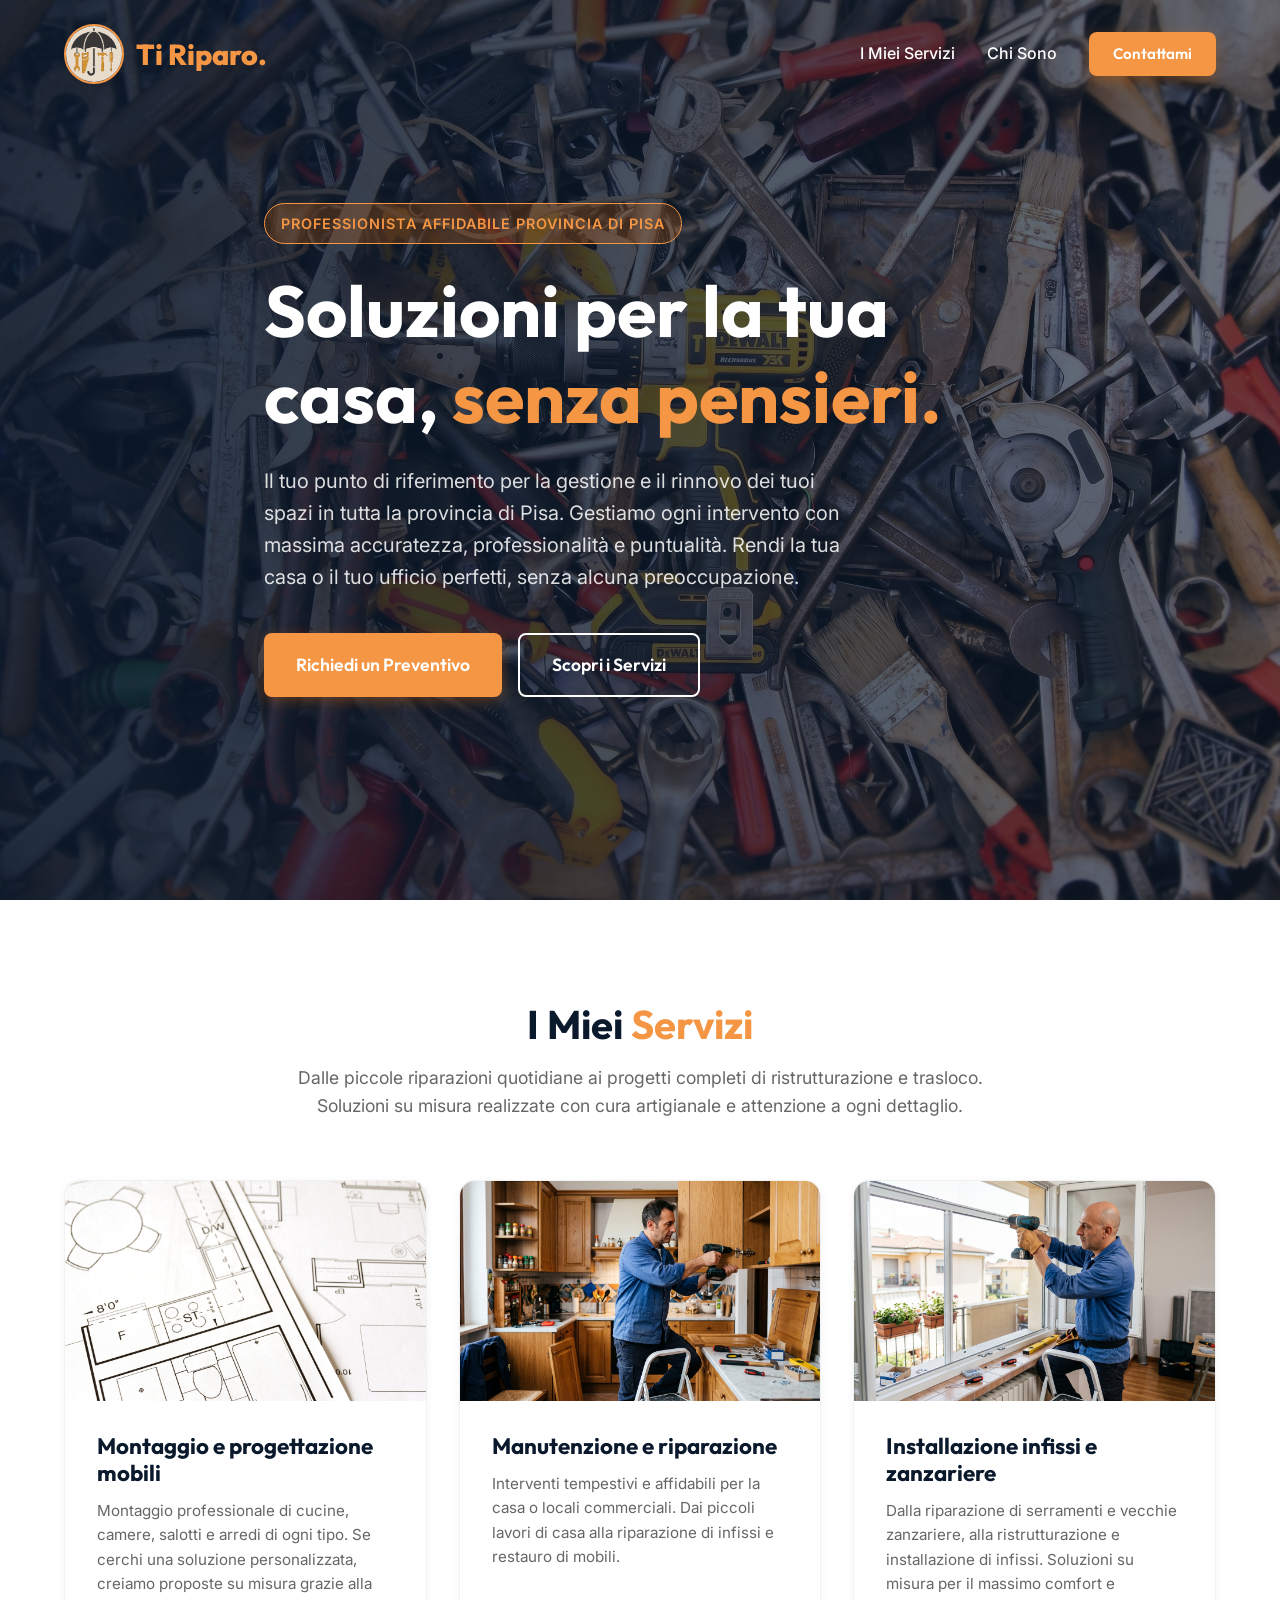
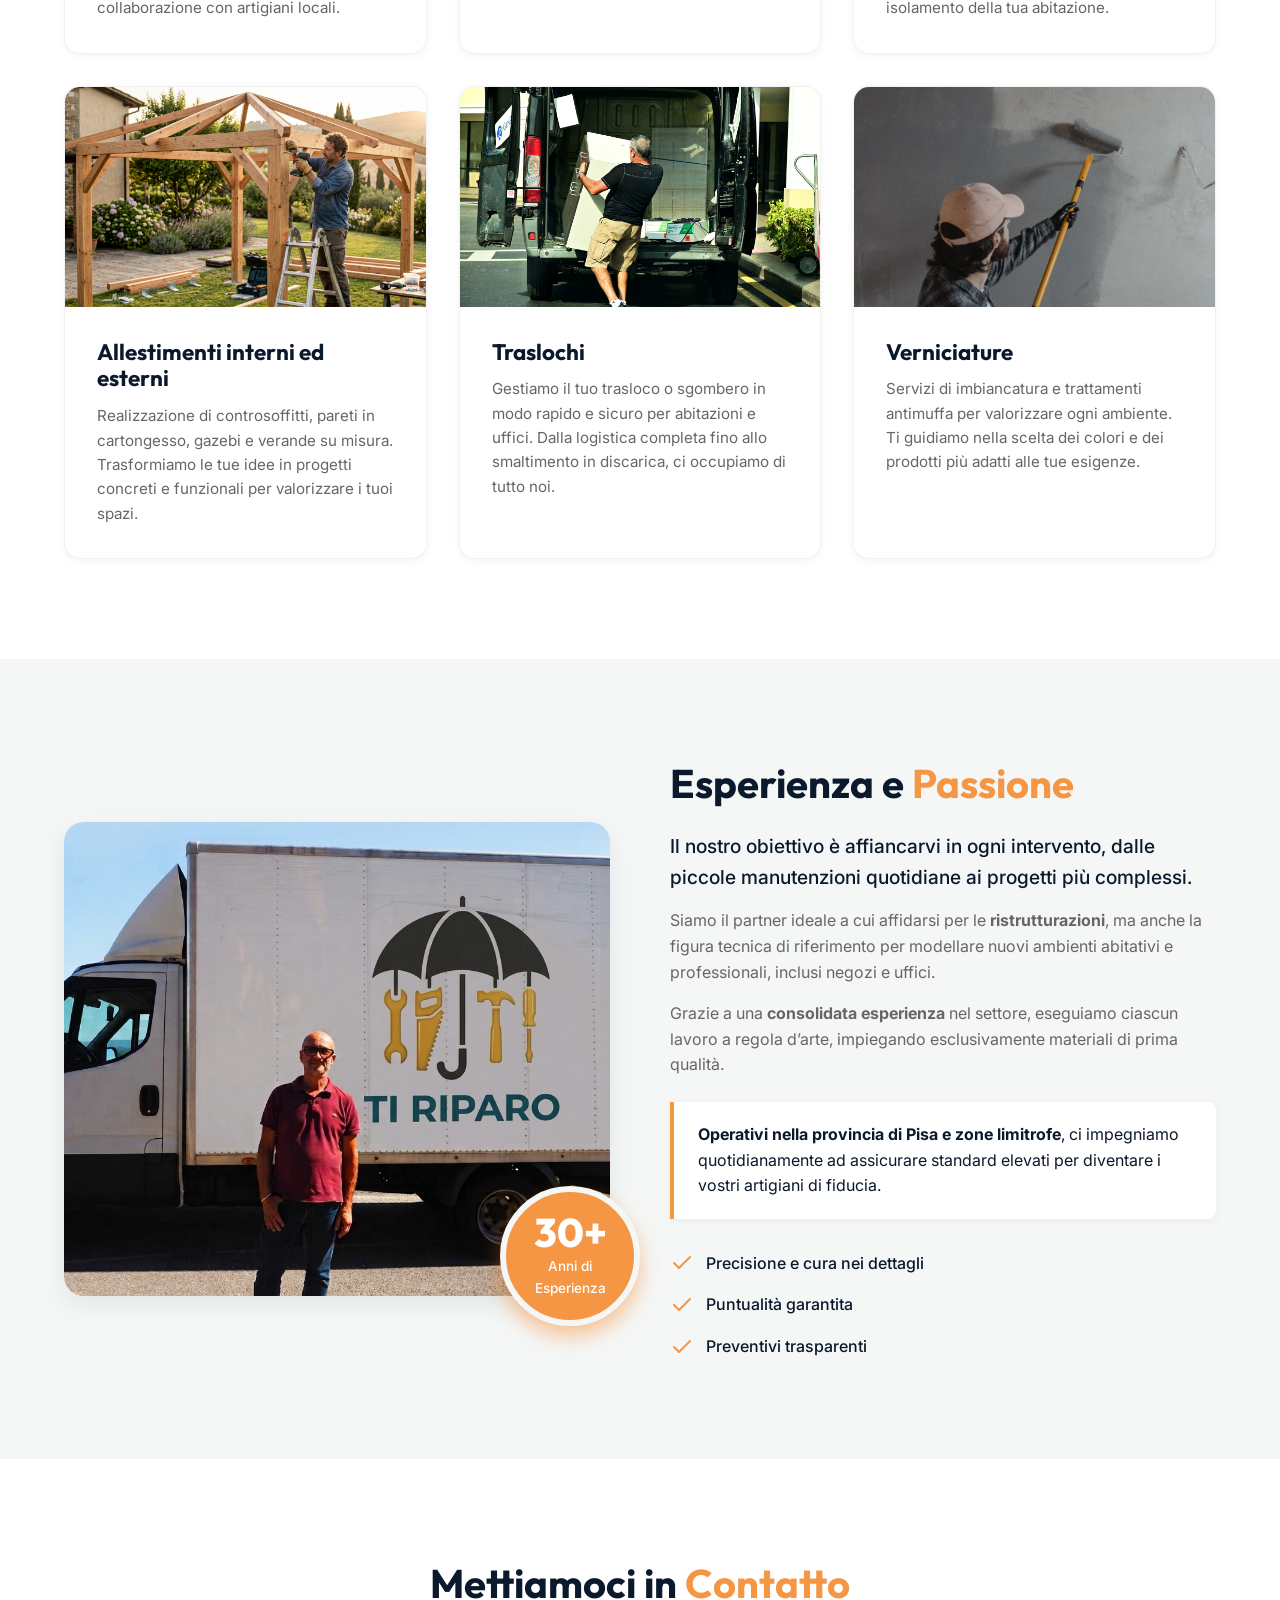
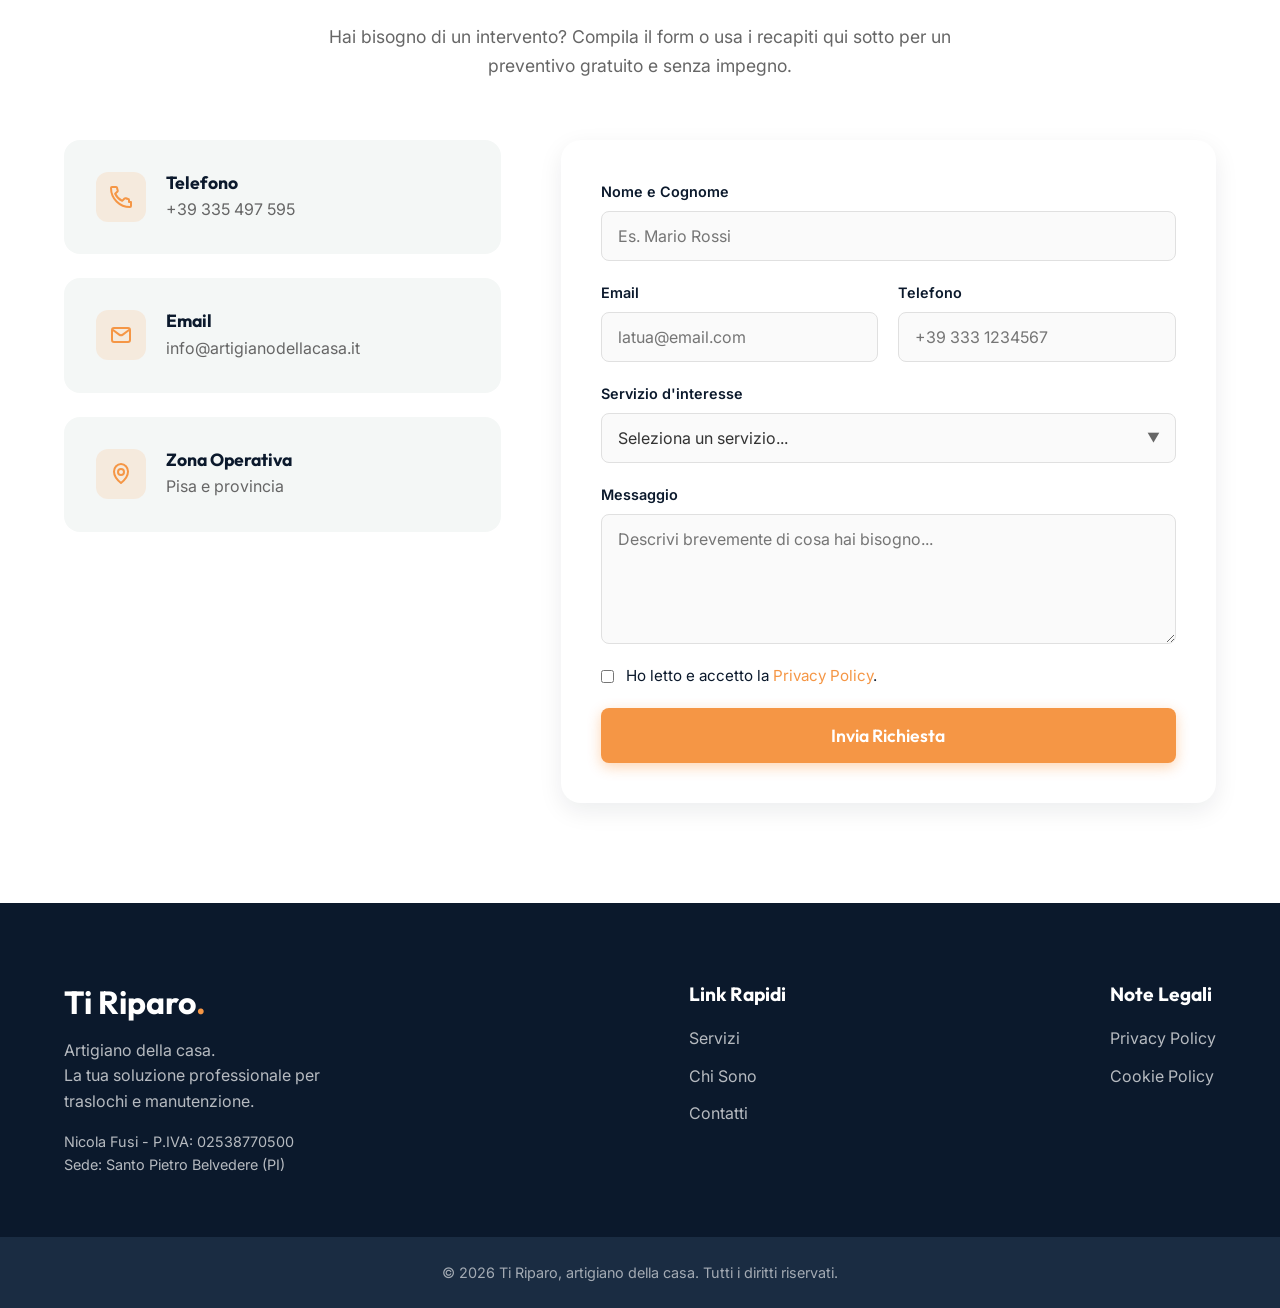
<file: index.html>
<!DOCTYPE html>
<html lang="it">
<head>
    <meta charset="UTF-8">
    <meta name="viewport" content="width=device-width, initial-scale=1.0">
    <!-- SEO Meta Tags -->
    <title>Ti Riparo - Artigiano della casa a Pisa</title>
    <meta name="description" content="Servizi professionali di traslochi, verniciature, manutenzione infissi, montaggio mobili e lavori di manutenzione generale a Pisa e provincia. Affidabilità e precisione al tuo servizio.">
    <meta name="keywords" content="traslochi pisa, verniciature pisa, manutenzione infissi pisa, montaggio mobili pisa, tuttofare pisa e provincia, lavori in casa, riparazioni">
    <meta name="author" content="Ti Riparo">
    
    <!-- Open Graph (Per condivisioni social) -->
    <meta property="og:title" content="Ti Riparo - Artigiano della casa">
    <meta property="og:description" content="Specialista in traslochi, montaggio mobili, verniciature e manutenzione.">
    <meta property="og:type" content="website">
    
    <!-- Google Fonts -->
    <link rel="preconnect" href="https://fonts.googleapis.com">
    <link rel="preconnect" href="https://fonts.gstatic.com" crossorigin>
    <link href="https://fonts.googleapis.com/css2?family=Inter:wght@300;400;500;600&family=Outfit:wght@400;600;700;800&display=swap" rel="stylesheet">
    
    <!-- CSS -->
    <link rel="stylesheet" href="style.css">
</head>
<body>

    <!-- Header & Nav -->
    <header class="navbar" id="navbar">
        <div class="container nav-container">
            <a href="#" class="logo">
                <img src="images/logo.png" alt="Logo Ti Riparo" class="logo-img">
                <span>Ti Riparo<span>.</span></span>
            </a>
            <nav class="nav-links">
                <a href="#servizi">I Miei Servizi</a>
                <a href="#chi-sono">Chi Sono</a>
                <a href="#contatti" class="btn btn-primary btn-small">Contattami</a>
            </nav>
            <button class="mobile-menu-btn" aria-label="Menu" id="mobile-menu-btn">
                <span></span>
                <span></span>
                <span></span>
            </button>
        </div>
    </header>

    <!-- Mobile Menu Overlay -->
    <div class="mobile-menu-overlay" id="mobile-menu">
        <nav class="mobile-nav-links">
            <a href="#servizi" class="mobile-link">I Miei Servizi</a>
            <a href="#chi-sono" class="mobile-link">Chi Sono</a>
            <a href="#contatti" class="btn btn-primary mobile-link">Contattami</a>
        </nav>
    </div>

    <!-- Hero Section -->
    <section class="hero">
        <div class="hero-overlay"></div>
        <div class="container hero-content">
            <span class="badge">Professionista Affidabile provincia di   Pisa</span>
            <h1>Soluzioni per la tua casa, <span class="highlight">senza pensieri.</span></h1>
            <p>Il tuo punto di riferimento per la gestione e il rinnovo dei tuoi spazi in tutta la provincia di Pisa. Gestiamo ogni intervento con massima accuratezza, professionalità e puntualità. Rendi la tua casa o il tuo ufficio perfetti, senza alcuna preoccupazione.</p>
            <div class="hero-buttons">
                <a href="#contatti" class="btn btn-primary btn-large">Richiedi un Preventivo</a>
                <a href="#servizi" class="btn btn-secondary btn-large">Scopri i Servizi</a>
            </div>
        </div>
    </section>

    <!-- Servizi Section -->
    <section id="servizi" class="services section">
        <div class="container">
            <div class="section-header text-center">
                <h2>I Miei <span class="highlight">Servizi</span></h2>
                <p>Dalle piccole riparazioni quotidiane ai progetti completi di ristrutturazione e trasloco. Soluzioni su misura realizzate con cura artigianale e attenzione a ogni dettaglio.</p>
            </div>
            
            <div class="services-grid">
                
                <!-- Card Servizio 3 -->
                <div class="service-card">
                    <div class="service-image">
                        <img src="images/progettazione.jpg" alt="Progettazione" loading="lazy">
                    </div>
                    <div class="service-content">
                        <h3>Montaggio e progettazione mobili</h3>
                        <p>Montaggio professionale di cucine, camere, salotti e arredi di ogni tipo. Se cerchi una soluzione personalizzata, creiamo proposte su misura grazie alla collaborazione con artigiani locali.</p>
                    </div>
                </div>


                <!-- Card Servizio 5 -->
                <div class="service-card">
                    <div class="service-image">
                        <img src="images/manutenzione.jpeg" alt="Manutenzione" loading="lazy">
                    </div>
                    <div class="service-content">
                        <h3>Manutenzione e riparazione</h3>
                        <p>Interventi tempestivi e affidabili per la casa o locali commerciali. Dai piccoli lavori di casa alla riparazione di infissi e restauro di mobili.</p>
                    </div>
                </div>


                <!-- Card Servizio 4 -->
                <div class="service-card">
                    <div class="service-image">
                        <img src="images/infissi.jpeg" alt="Infissi" loading="lazy">
                    </div>
                    <div class="service-content">
                        <h3>Installazione infissi e zanzariere</h3>
                        <p>Dalla riparazione di serramenti e vecchie zanzariere, alla ristrutturazione e installazione di infissi. Soluzioni su misura per il massimo comfort e isolamento della tua abitazione.</p>
                    </div>
                </div>


                <!-- Card Servizio 6 -->
                <div class="service-card">
                    <div class="service-image">
                        <img src="images/gazebo.jpeg" alt="Gazebo" loading="lazy">
                    </div>
                    <div class="service-content">
                        <h3>Allestimenti interni ed esterni</h3>
                        <p>Realizzazione di controsoffitti, pareti in cartongesso, gazebi e verande su misura. Trasformiamo le tue idee in progetti concreti e funzionali per valorizzare i tuoi spazi.</p>
                    </div>
                </div>


                <!-- Card Servizio 1 -->
                <div class="service-card">
                    <div class="service-image">
                        <img src="images/traslochi.jpg" alt="Traslochi" loading="lazy">
                    </div>
                    <div class="service-content">
                        <h3>Traslochi</h3>
                        <p>Gestiamo il tuo trasloco o sgombero in modo rapido e sicuro per abitazioni e uffici. Dalla logistica completa fino allo smaltimento in discarica, ci occupiamo di tutto noi.</p>
                    </div>
                </div>

                <!-- Card Servizio 2 -->
                <div class="service-card">
                    <div class="service-image">
                        <img src="images/verniciatura.jpg" alt="Verniciatura" loading="lazy">
                    </div>
                    <div class="service-content">
                        <h3>Verniciature</h3>
                        <p>Servizi di imbiancatura e trattamenti antimuffa per valorizzare ogni ambiente. Ti guidiamo nella scelta dei colori e dei prodotti più adatti alle tue esigenze.</p>
                    </div>
                </div>

            </div>
        </div>
    </section>

    <!-- Chi Sono Section -->
    <section id="chi-sono" class="about section bg-light">
        <div class="container about-container">
            <div class="about-image-wrapper">
                <div class="about-image">
                    <img src="images/nicola.jpeg" alt="Ritratto Nicola" loading="lazy">
                </div>
                <div class="experience-badge">
                    <span class="number">30+</span>
                    <span class="text">Anni di<br>Esperienza</span>
                </div>
            </div>
            <div class="about-content">
                <h2>Esperienza e <span class="highlight">Passione</span></h2>
                <p class="lead">Il nostro obiettivo è affiancarvi in ogni intervento, dalle piccole manutenzioni quotidiane ai progetti più complessi.</p>
                
                <div class="about-text-content">
                    <p>Siamo il partner ideale a cui affidarsi per le <strong>ristrutturazioni</strong>, ma anche la figura tecnica di riferimento per modellare nuovi ambienti abitativi e professionali, inclusi negozi e uffici.</p>
                    <p>Grazie a una <strong>consolidata esperienza</strong> nel settore, eseguiamo ciascun lavoro a regola d’arte, impiegando esclusivamente materiali di prima qualità.</p>
                    <div class="about-highlight-box">
                        <p><strong>Operativi nella provincia di Pisa e zone limitrofe</strong>, ci impegniamo quotidianamente ad assicurare standard elevati per diventare i vostri artigiani di fiducia.</p>
                    </div>
                </div>

                <ul class="features-list">
                    <li>
                        <svg width="24" height="24" viewBox="0 0 24 24" fill="none" xmlns="http://www.w3.org/2000/svg"><path d="M20 6L9 17L4 12" stroke="var(--primary-color)" stroke-width="2" stroke-linecap="round" stroke-linejoin="round"/></svg>
                        Precisione e cura nei dettagli
                    </li>
                    <li>
                        <svg width="24" height="24" viewBox="0 0 24 24" fill="none" xmlns="http://www.w3.org/2000/svg"><path d="M20 6L9 17L4 12" stroke="var(--primary-color)" stroke-width="2" stroke-linecap="round" stroke-linejoin="round"/></svg>
                        Puntualità garantita
                    </li>
                    <li>
                        <svg width="24" height="24" viewBox="0 0 24 24" fill="none" xmlns="http://www.w3.org/2000/svg"><path d="M20 6L9 17L4 12" stroke="var(--primary-color)" stroke-width="2" stroke-linecap="round" stroke-linejoin="round"/></svg>
                        Preventivi trasparenti
                    </li>
                </ul>
            </div>
        </div>
    </section>

    <!-- Contatti Section -->
    <section id="contatti" class="contact section">
        <div class="container">
            <div class="section-header text-center">
                <h2>Mettiamoci in <span class="highlight">Contatto</span></h2>
                <p>Hai bisogno di un intervento? Compila il form o usa i recapiti qui sotto per un preventivo gratuito e senza impegno.</p>
            </div>

            <div class="contact-wrapper">
                
                <!-- Info Contatti -->
                <div class="contact-info">
                    <div class="info-card">
                        <div class="icon-box">
                            <svg width="24" height="24" viewBox="0 0 24 24" fill="none" xmlns="http://www.w3.org/2000/svg"><path d="M22 16.92V21C22 21.5523 21.5523 22 21 22C10.5066 22 2 13.4934 2 3C2 2.44772 2.44772 2 3 2H7.08C7.58156 2 8.01235 2.36442 8.07008 2.86178C8.16916 3.71439 8.38421 4.54228 8.7061 5.32115C8.86877 5.71457 8.77583 6.16666 8.46824 6.47424L6.15578 8.7867C7.62586 11.8384 10.1616 14.3741 13.2133 15.8442L15.5258 13.5318C15.8333 13.2242 16.2854 13.1312 16.6789 13.2939C17.4577 13.6158 18.2856 13.8308 19.1382 13.9299C19.6356 13.9877 20 14.4184 20 14.92V16.92H22Z" stroke="var(--primary-color)" stroke-width="2" stroke-linecap="round" stroke-linejoin="round"/></svg>
                        </div>
                        <div class="info-details">
                            <h4>Telefono</h4>
                            <p><a href="tel:+39335497595">+39 335 497 595</a></p>
                        </div>
                    </div>
                    
                    <div class="info-card">
                        <div class="icon-box">
                            <svg width="24" height="24" viewBox="0 0 24 24" fill="none" xmlns="http://www.w3.org/2000/svg"><path d="M4 7.00005L10.2 11.65C11.2667 12.45 12.7333 12.45 13.8 11.65L20 7" stroke="var(--primary-color)" stroke-width="2" stroke-linecap="round" stroke-linejoin="round"/><rect x="3" y="5" width="18" height="14" rx="2" stroke="var(--primary-color)" stroke-width="2" stroke-linecap="round"/></svg>
                        </div>
                        <div class="info-details">
                            <h4>Email</h4>
                            <p><a href="mailto:info@artigianodellacasa.it">info@artigianodellacasa.it</a></p>
                        </div>
                    </div>

                    <div class="info-card">
                        <div class="icon-box">
                            <svg width="24" height="24" viewBox="0 0 24 24" fill="none" xmlns="http://www.w3.org/2000/svg"><path d="M12 21C16.5 17.4 19 13.3137 19 9.5C19 5.35786 15.866 2 12 2C8.13401 2 5 5.35786 5 9.5C5 13.3137 7.5 17.4 12 21Z" stroke="var(--primary-color)" stroke-width="2" stroke-linecap="round" stroke-linejoin="round"/><circle cx="12" cy="10" r="3" stroke="var(--primary-color)" stroke-width="2" stroke-linecap="round" stroke-linejoin="round"/></svg>
                        </div>
                        <div class="info-details">
                            <h4>Zona Operativa</h4>
                            <p>Pisa e provincia</p>
                        </div>
                    </div>
                </div>

                <!-- Form Contatti -->
                <div class="contact-form-container">
                    <form class="contact-form" id="contactForm">
                        <div class="form-group">
                            <label for="name">Nome e Cognome</label>
                            <input type="text" id="name" name="name" placeholder="Es. Mario Rossi" required>
                        </div>
                        
                        <div class="form-row">
                            <div class="form-group half">
                                <label for="email">Email</label>
                                <input type="email" id="email" name="email" placeholder="latua@email.com" required>
                            </div>
                            <div class="form-group half">
                                <label for="phone">Telefono</label>
                                <input type="tel" id="phone" name="phone" placeholder="+39 333 1234567">
                            </div>
                        </div>

                        <div class="form-group">
                            <label for="service">Servizio d'interesse</label>
                            <div class="select-wrapper">
                                <select id="service" name="service">
                                    <option value="" disabled selected>Seleziona un servizio...</option>
                                    <option value="traslochi">Traslochi</option>
                                    <option value="verniciature">Verniciature</option>
                                    <option value="montaggio-progettazione">Montaggio e progettazione mobili</option>
                                    <option value="infissi-zanzariere">Installazione infissi e zanzariere</option>
                                    <option value="manutenzione-riparazione">Manutenzione e riparazione</option>
                                    <option value="allestimenti">Allestimenti interni ed esterni</option>
                                    <option value="altro">Altro</option>
                                </select>
                            </div>
                        </div>

                        <div class="form-group">
                            <label for="message">Messaggio</label>
                            <textarea id="message" name="message" rows="5" placeholder="Descrivi brevemente di cosa hai bisogno..." required></textarea>
                        </div>

                        <div class="form-group checkbox-group">
                            <label class="checkbox-label">
                                <input type="checkbox" id="privacy" name="privacy" required>
                                <span>Ho letto e accetto la <a href="privacy.html" target="_blank" style="color: var(--primary-color);">Privacy Policy</a>.</span>
                            </label>
                        </div>

                        <button type="submit" class="btn btn-primary btn-full">Invia Richiesta</button>
                    </form>
                </div>
            </div>
        </div>
    </section>

    <!-- Footer -->
    <footer class="footer">
        <div class="container footer-content">
            <div class="footer-brand">
                <h3>Ti Riparo<span>.</span></h3>
                <p>Artigiano della casa. <br>La tua soluzione professionale per traslochi e manutenzione.</p>
                <div class="company-info" style="margin-top: 16px; font-size: 0.9rem; color: rgba(255,255,255,0.6);">
                    <p>Nicola Fusi - P.IVA: 02538770500</p>
                    <p>Sede: Santo Pietro Belvedere (PI)</p>
                </div>
            </div>
            <div class="footer-links">
                <h4>Link Rapidi</h4>
                <ul>
                    <li><a href="#servizi">Servizi</a></li>
                    <li><a href="#chi-sono">Chi Sono</a></li>
                    <li><a href="#contatti">Contatti</a></li>
                </ul>
            </div>
            <div class="footer-links">
                <h4>Note Legali</h4>
                <ul>
                    <li><a href="privacy.html">Privacy Policy</a></li>
                    <li><a href="cookie.html">Cookie Policy</a></li>
                </ul>
            </div>
        </div>
        <div class="footer-bottom">
            <div class="container">
                <p>&copy; 2026 Ti Riparo, artigiano della casa. Tutti i diritti riservati.</p>
            </div>
        </div>
    </footer>

    <!-- Script JavaScript -->
    <script src="script.js"></script>
</body>
</html>
</file>
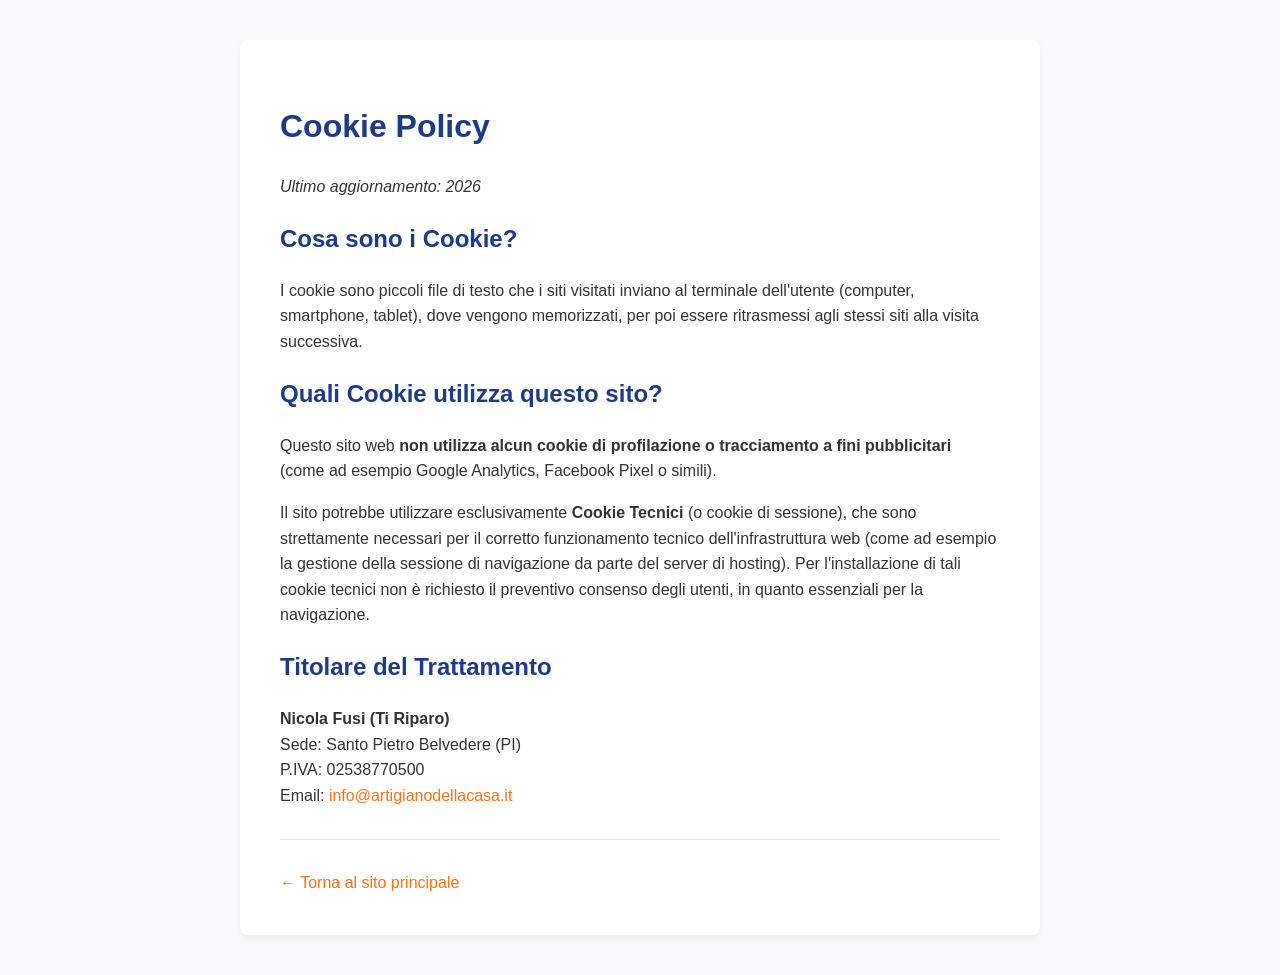
<file: cookie.html>
<!DOCTYPE html>
<html lang="it">
<head>
    <meta charset="UTF-8">
    <meta name="viewport" content="width=device-width, initial-scale=1.0">
    <title>Cookie Policy - Ti Riparo</title>
    <style>
        body { font-family: 'Inter', sans-serif; line-height: 1.6; padding: 40px 20px; max-width: 800px; margin: 0 auto; color: #333; background: #f9fafb; }
        .policy-container { background: white; padding: 40px; border-radius: 8px; box-shadow: 0 4px 6px rgba(0,0,0,0.05); }
        h1, h2 { color: #1e3a8a; }
        a { color: #f97316; text-decoration: none; }
        a:hover { text-decoration: underline; }
        hr { border: 0; height: 1px; background: #e2e8f0; margin: 30px 0; }
    </style>
</head>
<body>
    <div class="policy-container">
        <h1>Cookie Policy</h1>
        <p><em>Ultimo aggiornamento: 2026</em></p>
        
        <h2>Cosa sono i Cookie?</h2>
        <p>I cookie sono piccoli file di testo che i siti visitati inviano al terminale dell'utente (computer, smartphone, tablet), dove vengono memorizzati, per poi essere ritrasmessi agli stessi siti alla visita successiva.</p>

        <h2>Quali Cookie utilizza questo sito?</h2>
        <p>Questo sito web <strong>non utilizza alcun cookie di profilazione o tracciamento a fini pubblicitari</strong> (come ad esempio Google Analytics, Facebook Pixel o simili).</p>
        <p>Il sito potrebbe utilizzare esclusivamente <strong>Cookie Tecnici</strong> (o cookie di sessione), che sono strettamente necessari per il corretto funzionamento tecnico dell'infrastruttura web (come ad esempio la gestione della sessione di navigazione da parte del server di hosting). Per l'installazione di tali cookie tecnici non è richiesto il preventivo consenso degli utenti, in quanto essenziali per la navigazione.</p>

        <h2>Titolare del Trattamento</h2>
        <p><strong>Nicola Fusi (Ti Riparo)</strong><br>
        Sede: Santo Pietro Belvedere (PI)<br>
        P.IVA: 02538770500<br>
        Email: <a href="mailto:info@artigianodellacasa.it">info@artigianodellacasa.it</a></p>

        <hr>
        <a href="index.html">&larr; Torna al sito principale</a>
    </div>
</body>
</html>
</file>
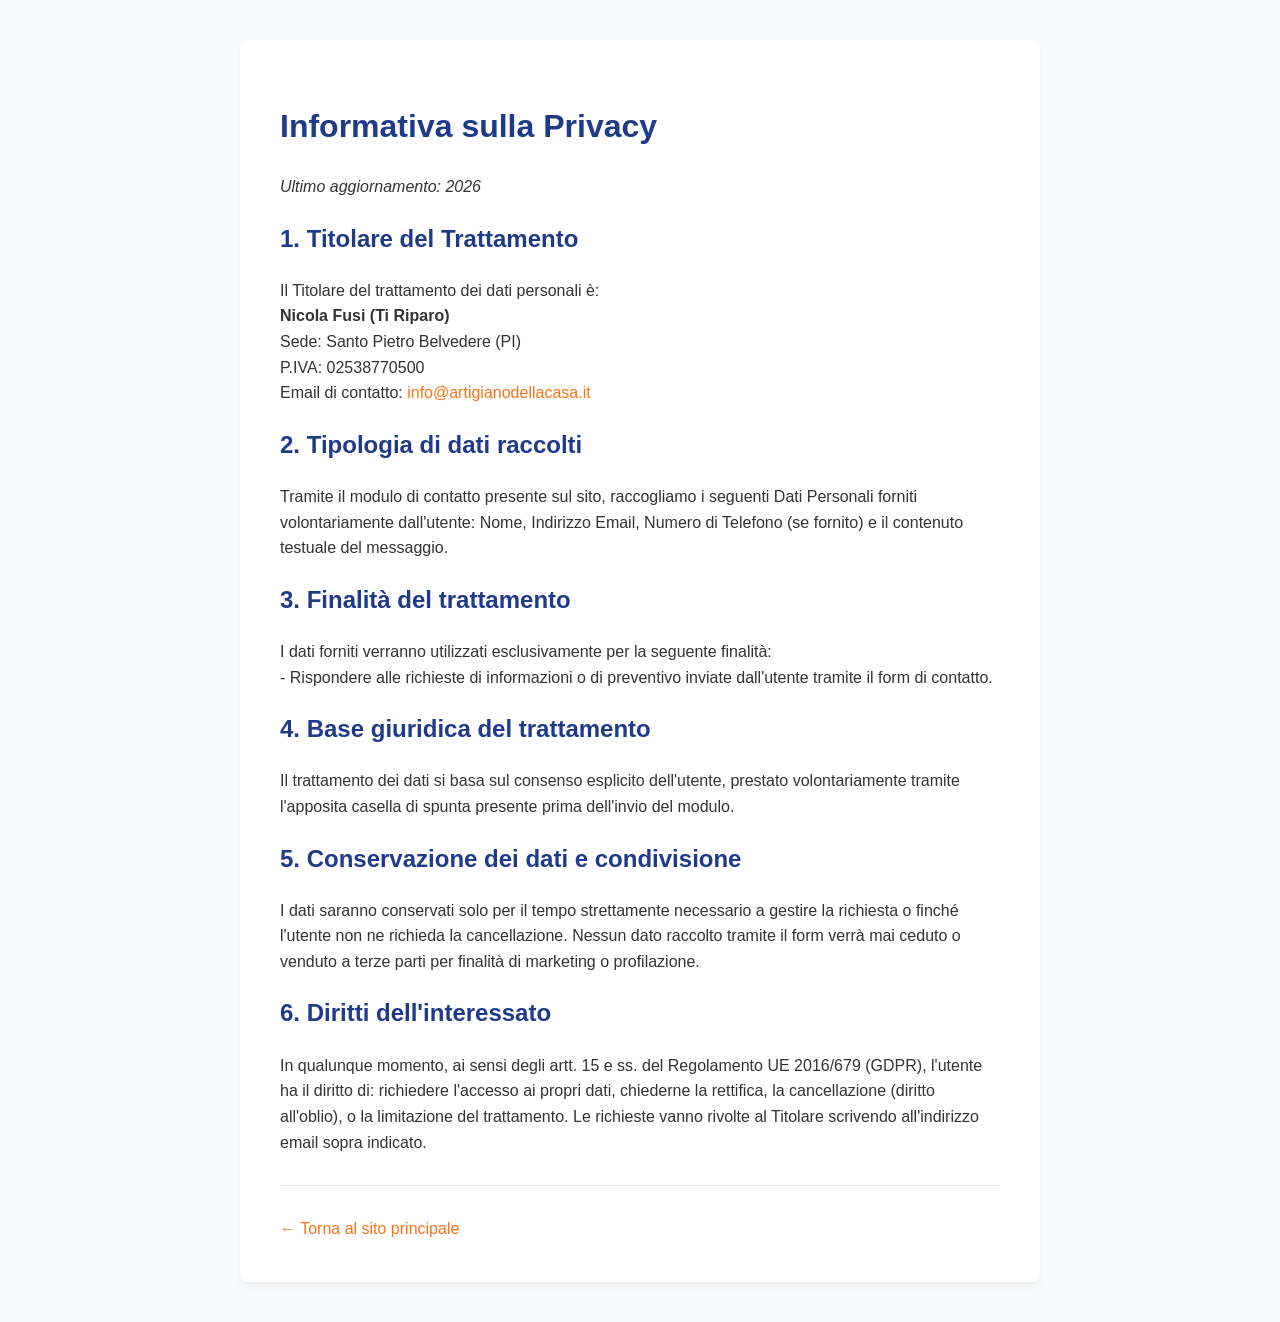
<file: privacy.html>
<!DOCTYPE html>
<html lang="it">
<head>
    <meta charset="UTF-8">
    <meta name="viewport" content="width=device-width, initial-scale=1.0">
    <title>Privacy Policy - Ti Riparo</title>
    <style>
        body { font-family: 'Inter', sans-serif; line-height: 1.6; padding: 40px 20px; max-width: 800px; margin: 0 auto; color: #333; background: #f9fafb; }
        .policy-container { background: white; padding: 40px; border-radius: 8px; box-shadow: 0 4px 6px rgba(0,0,0,0.05); }
        h1, h2 { color: #1e3a8a; }
        a { color: #f97316; text-decoration: none; }
        a:hover { text-decoration: underline; }
        hr { border: 0; height: 1px; background: #e2e8f0; margin: 30px 0; }
    </style>
</head>
<body>
    <div class="policy-container">
        <h1>Informativa sulla Privacy</h1>
        <p><em>Ultimo aggiornamento: 2026</em></p>
        
        <h2>1. Titolare del Trattamento</h2>
        <p>Il Titolare del trattamento dei dati personali è:<br>
        <strong>Nicola Fusi (Ti Riparo)</strong><br>
        Sede: Santo Pietro Belvedere (PI)<br>
        P.IVA: 02538770500<br>
        Email di contatto: <a href="mailto:info@artigianodellacasa.it">info@artigianodellacasa.it</a></p>

        <h2>2. Tipologia di dati raccolti</h2>
        <p>Tramite il modulo di contatto presente sul sito, raccogliamo i seguenti Dati Personali forniti volontariamente dall'utente: Nome, Indirizzo Email, Numero di Telefono (se fornito) e il contenuto testuale del messaggio.</p>

        <h2>3. Finalità del trattamento</h2>
        <p>I dati forniti verranno utilizzati esclusivamente per la seguente finalità:<br>
        - Rispondere alle richieste di informazioni o di preventivo inviate dall'utente tramite il form di contatto.</p>

        <h2>4. Base giuridica del trattamento</h2>
        <p>Il trattamento dei dati si basa sul consenso esplicito dell'utente, prestato volontariamente tramite l'apposita casella di spunta presente prima dell'invio del modulo.</p>

        <h2>5. Conservazione dei dati e condivisione</h2>
        <p>I dati saranno conservati solo per il tempo strettamente necessario a gestire la richiesta o finché l'utente non ne richieda la cancellazione. Nessun dato raccolto tramite il form verrà mai ceduto o venduto a terze parti per finalità di marketing o profilazione.</p>

        <h2>6. Diritti dell'interessato</h2>
        <p>In qualunque momento, ai sensi degli artt. 15 e ss. del Regolamento UE 2016/679 (GDPR), l'utente ha il diritto di: richiedere l'accesso ai propri dati, chiederne la rettifica, la cancellazione (diritto all'oblio), o la limitazione del trattamento. Le richieste vanno rivolte al Titolare scrivendo all'indirizzo email sopra indicato.</p>

        <hr>
        <a href="index.html">&larr; Torna al sito principale</a>
    </div>
</body>
</html>
</file>
<file: style.css>
/* ==========================================================================
   Variabili CSS
   ========================================================================== */
:root {
    /* Palette Colori Premium */
    --primary-color: #F59645; /* Accento arancione/oro */
    --primary-hover: #E06700;
    --secondary-color: #0B192C; /* Blu scuro professionale */
    --secondary-light: #1A2C42;
    --text-color: #333333;
    --text-light: #666666;
    --bg-light: #F4F7F6;
    --white: #FFFFFF;
    
    /* Ombre e Effetti */
    --shadow-sm: 0 2px 8px rgba(0,0,0,0.05);
    --shadow-md: 0 8px 24px rgba(11, 25, 44, 0.08);
    --shadow-lg: 0 12px 32px rgba(11, 25, 44, 0.12);
    --transition: all 0.3s cubic-bezier(0.25, 0.8, 0.25, 1);
    
    /* Tipografia */
    --font-heading: 'Outfit', sans-serif;
    --font-body: 'Inter', sans-serif;
}

/* ==========================================================================
   Reset & Base
   ========================================================================== */
* {
    margin: 0;
    padding: 0;
    box-sizing: border-box;
}

html {
    scroll-behavior: smooth;
    scroll-padding-top: 80px; /* Spazio per navbar fissa */
}

body {
    font-family: var(--font-body);
    color: var(--text-color);
    background-color: var(--white);
    line-height: 1.6;
    overflow-x: hidden;
}

h1, h2, h3, h4, h5, h6 {
    font-family: var(--font-heading);
    color: var(--secondary-color);
    line-height: 1.2;
}

a {
    text-decoration: none;
    color: inherit;
    transition: var(--transition);
}

ul {
    list-style: none;
}

img {
    max-width: 100%;
    height: auto;
    display: block;
}

.container {
    width: 100%;
    max-width: 1200px;
    margin: 0 auto;
    padding: 0 24px;
}

.section {
    padding: 100px 0;
}

.bg-light {
    background-color: var(--bg-light);
}

.highlight {
    color: var(--primary-color);
}

.text-center {
    text-align: center;
}

/* ==========================================================================
   Bottoni
   ========================================================================== */
.btn {
    display: inline-flex;
    align-items: center;
    justify-content: center;
    font-family: var(--font-heading);
    font-weight: 600;
    border-radius: 8px;
    cursor: pointer;
    transition: var(--transition);
    border: none;
    outline: none;
}

.btn-primary {
    background-color: var(--primary-color);
    color: var(--white);
    box-shadow: 0 4px 14px rgba(249, 115, 0, 0.3);
}

.btn-primary:hover {
    background-color: var(--primary-hover);
    transform: translateY(-2px);
    box-shadow: 0 6px 20px rgba(249, 115, 0, 0.4);
}

.btn-secondary {
    background-color: transparent;
    color: var(--white);
    border: 2px solid var(--white);
}

.btn-secondary:hover {
    background-color: var(--white);
    color: var(--secondary-color);
    transform: translateY(-2px);
}

.btn-small {
    padding: 10px 24px;
    font-size: 0.95rem;
}

.btn-large {
    padding: 16px 32px;
    font-size: 1.1rem;
}

.btn-full {
    width: 100%;
    padding: 16px;
    font-size: 1.1rem;
}

/* ==========================================================================
   Navbar
   ========================================================================== */
.navbar {
    position: fixed;
    top: 0;
    left: 0;
    width: 100%;
    z-index: 1000;
    transition: var(--transition);
    background-color: transparent;
    padding: 24px 0;
}

.navbar.scrolled {
    background-color: rgba(255, 255, 255, 0.95);
    backdrop-filter: blur(10px);
    box-shadow: var(--shadow-sm);
    padding: 16px 0;
}

.navbar.scrolled .logo,
.navbar.scrolled .nav-links a:not(.btn) {
    color: var(--secondary-color);
}

.navbar.scrolled .mobile-menu-btn span {
    background-color: var(--secondary-color);
}

.nav-container {
    display: flex;
    justify-content: space-between;
    align-items: center;
}

.logo {
    display: flex;
    align-items: center;
    gap: 12px;
    font-family: var(--font-heading);
    font-size: 1.8rem;
    font-weight: 800;
    color: var(--white);
}

.logo-img {
    height: 60px;
    width: 60px;
    object-fit: cover;
    border-radius: 50%;
    border: 2px solid var(--primary-color);
    box-shadow: 0 2px 4px rgba(0,0,0,0.1);
}

.logo span {
    color: var(--primary-color);
}

.nav-links {
    display: flex;
    align-items: center;
    gap: 32px;
}

.nav-links a:not(.btn) {
    font-weight: 500;
    color: var(--white);
    font-size: 1rem;
    position: relative;
}

.nav-links a:not(.btn)::after {
    content: '';
    position: absolute;
    width: 0;
    height: 2px;
    bottom: -4px;
    left: 0;
    background-color: var(--primary-color);
    transition: var(--transition);
}

.nav-links a:not(.btn):hover::after {
    width: 100%;
}

/* Mobile Menu Button */
.mobile-menu-btn {
    display: none;
    flex-direction: column;
    justify-content: space-between;
    width: 30px;
    height: 21px;
    background: transparent;
    border: none;
    cursor: pointer;
    z-index: 1001;
}

.mobile-menu-btn span {
    display: block;
    width: 100%;
    height: 3px;
    background-color: var(--white);
    border-radius: 3px;
    transition: var(--transition);
}

/* Mobile Menu Overlay */
.mobile-menu-overlay {
    position: fixed;
    top: 0;
    left: 0;
    width: 100%;
    height: 100vh;
    background-color: var(--secondary-color);
    z-index: 999;
    display: flex;
    justify-content: center;
    align-items: center;
    opacity: 0;
    visibility: hidden;
    transition: var(--transition);
}

.mobile-menu-overlay.active {
    opacity: 1;
    visibility: visible;
}

.mobile-nav-links {
    display: flex;
    flex-direction: column;
    align-items: center;
    gap: 32px;
}

.mobile-nav-links a {
    color: var(--white);
    font-size: 1.5rem;
    font-family: var(--font-heading);
    font-weight: 600;
}

/* Menu Toggle Animazione */
.mobile-menu-btn.active span:nth-child(1) {
    transform: translateY(9px) rotate(45deg);
    background-color: var(--white);
}
.mobile-menu-btn.active span:nth-child(2) {
    opacity: 0;
}
.mobile-menu-btn.active span:nth-child(3) {
    transform: translateY(-9px) rotate(-45deg);
    background-color: var(--white);
}

/* ==========================================================================
   Hero Section
   ========================================================================== */
.hero {
    position: relative;
    height: 100vh;
    min-height: 600px;
    display: flex;
    align-items: center;
    background-image: url('images/hero.jpeg');
    background-size: cover;
    background-position: center;
    background-attachment: fixed;
}

.hero-overlay {
    position: absolute;
    top: 0;
    left: 0;
    width: 100%;
    height: 100%;
    background: linear-gradient(90deg, rgba(11,25,44,0.9) 0%, rgba(11,25,44,0.6) 100%);
    z-index: 1;
}

.hero-content {
    position: relative;
    z-index: 2;
    max-width: 800px;
    color: var(--white);
}

.badge {
    display: inline-block;
    padding: 8px 16px;
    background-color: rgba(249, 115, 0, 0.2);
    border: 1px solid var(--primary-color);
    color: var(--primary-color);
    border-radius: 50px;
    font-size: 0.9rem;
    font-weight: 600;
    margin-bottom: 24px;
    letter-spacing: 1px;
    text-transform: uppercase;
}

.hero-content h1 {
    font-size: 4.5rem;
    color: var(--white);
    margin-bottom: 24px;
}

.hero-content p {
    font-size: 1.25rem;
    color: rgba(255, 255, 255, 0.85);
    margin-bottom: 40px;
    max-width: 600px;
}

.hero-buttons {
    display: flex;
    gap: 16px;
}

/* ==========================================================================
   Servizi Section
   ========================================================================== */
.section-header {
    max-width: 700px;
    margin: 0 auto 60px;
}

.section-header h2 {
    font-size: 2.5rem;
    margin-bottom: 16px;
}

.section-header p {
    color: var(--text-light);
    font-size: 1.1rem;
}

.services-grid {
    display: grid;
    grid-template-columns: repeat(auto-fit, minmax(300px, 1fr));
    gap: 32px;
}

.service-card {
    background-color: var(--white);
    border-radius: 16px;
    overflow: hidden;
    box-shadow: var(--shadow-sm);
    transition: var(--transition);
    border: 1px solid rgba(0,0,0,0.05);
}

.service-card:hover {
    transform: translateY(-10px);
    box-shadow: var(--shadow-lg);
}

.service-image {
    height: 220px;
    overflow: hidden;
}

.service-image img {
    width: 100%;
    height: 100%;
    object-fit: cover;
    transition: transform 0.5s ease;
}

.service-card:hover .service-image img {
    transform: scale(1.05);
}

.service-content {
    padding: 32px;
}

.service-content h3 {
    font-size: 1.4rem;
    margin-bottom: 12px;
}

.service-content p {
    color: var(--text-light);
    font-size: 0.95rem;
}

/* ==========================================================================
   Chi Sono Section
   ========================================================================== */
.about-container {
    display: flex;
    align-items: center;
    gap: 60px;
}

.about-image-wrapper {
    flex: 1;
    position: relative;
}

.about-image {
    border-radius: 20px;
    overflow: hidden;
    box-shadow: var(--shadow-md);
}

.about-image img {
    width: 100%;
    height: 100%;
    object-fit: cover;
}

.experience-badge {
    position: absolute;
    bottom: -30px;
    right: -30px;
    background-color: var(--primary-color);
    color: var(--white);
    width: 140px;
    height: 140px;
    border-radius: 50%;
    display: flex;
    flex-direction: column;
    justify-content: center;
    align-items: center;
    box-shadow: 0 10px 20px rgba(249, 115, 0, 0.4);
    border: 6px solid var(--bg-light);
}

.experience-badge .number {
    font-family: var(--font-heading);
    font-size: 2.5rem;
    font-weight: 800;
    line-height: 1;
}

.experience-badge .text {
    font-size: 0.85rem;
    font-weight: 500;
    text-align: center;
    margin-top: 4px;
}

.about-content {
    flex: 1;
}

.about-content h2 {
    font-size: 2.5rem;
    margin-bottom: 24px;
}

.about-content .lead {
    font-size: 1.2rem;
    color: var(--secondary-color);
    font-weight: 500;
    margin-bottom: 16px;
}

.about-content p {
    color: var(--text-light);
    margin-bottom: 32px;
}

.about-text-content {
    display: flex;
    flex-direction: column;
    gap: 16px;
    margin-bottom: 32px;
}

.about-text-content p {
    margin-bottom: 0;
}

.about-highlight-box {
    background-color: var(--white);
    padding: 20px 24px;
    border-left: 4px solid var(--primary-color);
    border-radius: 0 8px 8px 0;
    box-shadow: var(--shadow-sm);
    margin-top: 8px;
}

.about-highlight-box p {
    color: var(--secondary-color);
}

.features-list {
    display: flex;
    flex-direction: column;
    gap: 16px;
}

.features-list li {
    display: flex;
    align-items: center;
    gap: 12px;
    font-weight: 500;
    color: var(--secondary-color);
}

/* ==========================================================================
   Contatti Section
   ========================================================================== */
.contact-wrapper {
    display: grid;
    grid-template-columns: 1fr 1.5fr;
    gap: 60px;
}

.contact-info {
    display: flex;
    flex-direction: column;
    gap: 24px;
}

.info-card {
    display: flex;
    align-items: flex-start;
    gap: 20px;
    padding: 32px;
    background-color: var(--bg-light);
    border-radius: 16px;
    transition: var(--transition);
}

.info-card:hover {
    background-color: var(--white);
    box-shadow: var(--shadow-sm);
    transform: translateY(-5px);
}

.icon-box {
    width: 50px;
    height: 50px;
    background-color: rgba(249, 115, 0, 0.1);
    border-radius: 12px;
    display: flex;
    justify-content: center;
    align-items: center;
    flex-shrink: 0;
}

.info-details h4 {
    font-size: 1.1rem;
    margin-bottom: 4px;
}

.info-details p, .info-details a {
    color: var(--text-light);
    font-size: 1rem;
    word-break: break-word;
    overflow-wrap: break-word;
}

.info-details a:hover {
    color: var(--primary-color);
}

/* Form Styles */
.contact-form-container {
    background-color: var(--white);
    padding: 40px;
    border-radius: 20px;
    box-shadow: var(--shadow-md);
}

.contact-form {
    display: flex;
    flex-direction: column;
    gap: 20px;
}

.form-row {
    display: flex;
    gap: 20px;
}

.form-group {
    display: flex;
    flex-direction: column;
    gap: 8px;
    width: 100%;
}

.form-group.half {
    width: 50%;
}

.form-group label {
    font-size: 0.9rem;
    font-weight: 600;
    color: var(--secondary-color);
}

.form-group input,
.form-group select,
.form-group textarea {
    width: 100%;
    padding: 14px 16px;
    border: 1px solid #E0E0E0;
    border-radius: 8px;
    font-family: var(--font-body);
    font-size: 1rem;
    color: var(--text-color);
    background-color: #FAFAFA;
    transition: var(--transition);
}

.checkbox-group .checkbox-label {
    display: flex;
    align-items: center;
    gap: 12px;
    font-weight: 400;
    font-size: 0.95rem;
    cursor: pointer;
    margin-bottom: 0;
}

.checkbox-group input[type="checkbox"] {
    width: auto;
    accent-color: var(--primary-color);
    cursor: pointer;
}

.form-group input:focus,
.form-group select:focus,
.form-group textarea:focus {
    outline: none;
    border-color: var(--primary-color);
    background-color: var(--white);
    box-shadow: 0 0 0 4px rgba(249, 115, 0, 0.1);
}

.select-wrapper {
    position: relative;
}

.select-wrapper::after {
    content: '▼';
    font-size: 0.8rem;
    color: var(--text-light);
    position: absolute;
    right: 16px;
    top: 50%;
    transform: translateY(-50%);
    pointer-events: none;
}

.form-group select {
    appearance: none;
    cursor: pointer;
}

/* ==========================================================================
   Footer
   ========================================================================== */
.footer {
    background-color: var(--secondary-color);
    color: var(--white);
    padding-top: 80px;
}

.footer-content {
    display: flex;
    justify-content: space-between;
    align-items: flex-start;
    flex-wrap: wrap;
    gap: 40px;
    margin-bottom: 60px;
}

.footer-brand h3 {
    font-size: 2rem;
    color: var(--white);
    margin-bottom: 16px;
}

.footer-brand h3 span {
    color: var(--primary-color);
}

.footer-brand p {
    color: rgba(255,255,255,0.7);
    max-width: 300px;
}

.footer-links h4 {
    color: var(--white);
    font-size: 1.2rem;
    margin-bottom: 20px;
}

.footer-links ul {
    display: flex;
    flex-direction: column;
    gap: 12px;
}

.footer-links a {
    color: rgba(255,255,255,0.7);
}

.footer-links a:hover {
    color: var(--primary-color);
    padding-left: 5px;
}

.footer-bottom {
    background-color: var(--secondary-light);
    padding: 24px 0;
    text-align: center;
}

.footer-bottom p {
    color: rgba(255,255,255,0.6);
    font-size: 0.9rem;
}

/* ==========================================================================
   Media Queries (Responsive)
   ========================================================================== */
@media (max-width: 992px) {
    .hero-content h1 {
        font-size: 3.5rem;
    }
    
    .about-container {
        flex-direction: column;
    }
    
    .experience-badge {
        bottom: -20px;
        right: -20px;
        width: 120px;
        height: 120px;
    }
    
    .contact-wrapper {
        grid-template-columns: 1fr;
    }
}

@media (max-width: 768px) {
    .nav-links {
        display: none;
    }
    
    .mobile-menu-btn {
        display: flex;
    }

    .contact-form-container {
        padding: 24px 20px;
    }

    .info-card {
        padding: 24px 20px;
    }

    .hero {
        background-image: url('images/hero_mobile.jpg');
        background-attachment: scroll;
        background-position: center center;
        height: auto;
        min-height: 100vh;
        padding-bottom: 80px;
    }

    .hero-content {
        padding-top: 140px;
    }

    .hero-content h1 {
        font-size: 2.8rem;
    }
    
    .hero-buttons {
        flex-direction: column;
    }
    
    .section {
        padding: 60px 0;
    }
    
    .section-header h2 {
        font-size: 2rem;
    }
    
    .form-row {
        flex-direction: column;
        gap: 20px;
    }
    
    .form-group.half {
        width: 100%;
    }
    
    .contact-form-container {
        padding: 24px;
    }
}
</file>
